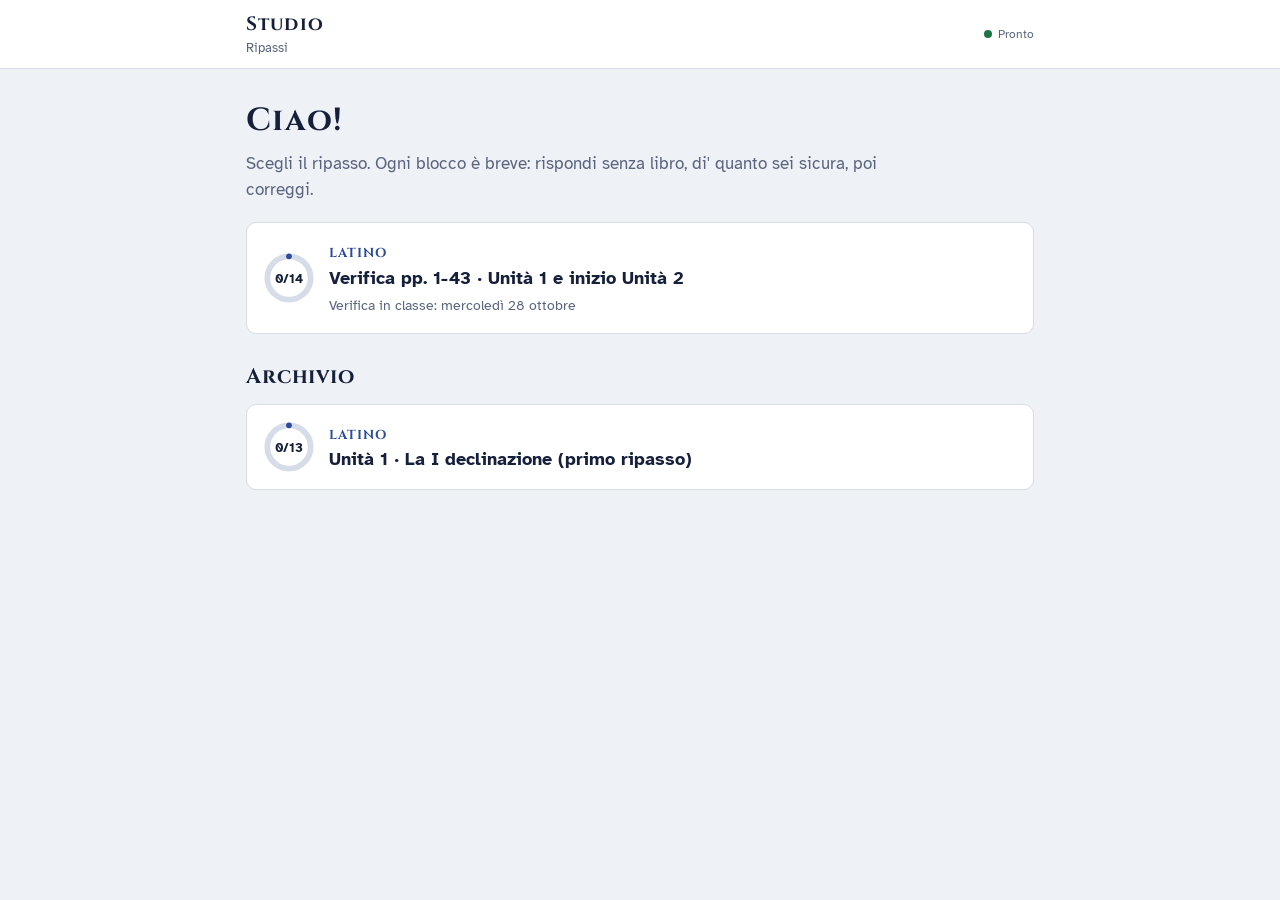
<file: index.html>
<!doctype html>
<html lang="it">
<head>
<meta charset="utf-8">
<meta name="viewport" content="width=device-width,initial-scale=1,viewport-fit=cover">
<title>Studio</title>
<meta name="theme-color" content="#2c4c9a">
<meta name="apple-mobile-web-app-capable" content="yes">
<meta name="mobile-web-app-capable" content="yes">
<meta name="apple-mobile-web-app-title" content="Studio">
<meta name="apple-mobile-web-app-status-bar-style" content="default">
<meta name="robots" content="noindex,nofollow">
<link rel="manifest" href="manifest.webmanifest">
<link rel="apple-touch-icon" href="icons/apple-touch-icon.png">
<link rel="icon" href="icons/icon-192.png">
<link rel="stylesheet" href="https://fonts.googleapis.com/css2?family=Cinzel:wght@500;700&family=Atkinson+Hyperlegible:ital,wght@0,400;0,700;1,400&display=swap">
<link rel="stylesheet" href="css/app.css">
</head>
<body>
<header class="top"><div class="wrap">
  <div class="brand">Studio <small>Ripassi</small></div>
  <div class="conn" id="sync"><i></i><span>Avvio…</span></div>
</div></header>
<main class="wrap" id="app"></main>
<script src="vendor/supabase.js"></script>
<script src="js/config.js"></script>
<script src="js/core.js"></script>
<script src="moduli/indice.js"></script>
<script src="js/studente.js"></script>
</body>
</html>
</file>
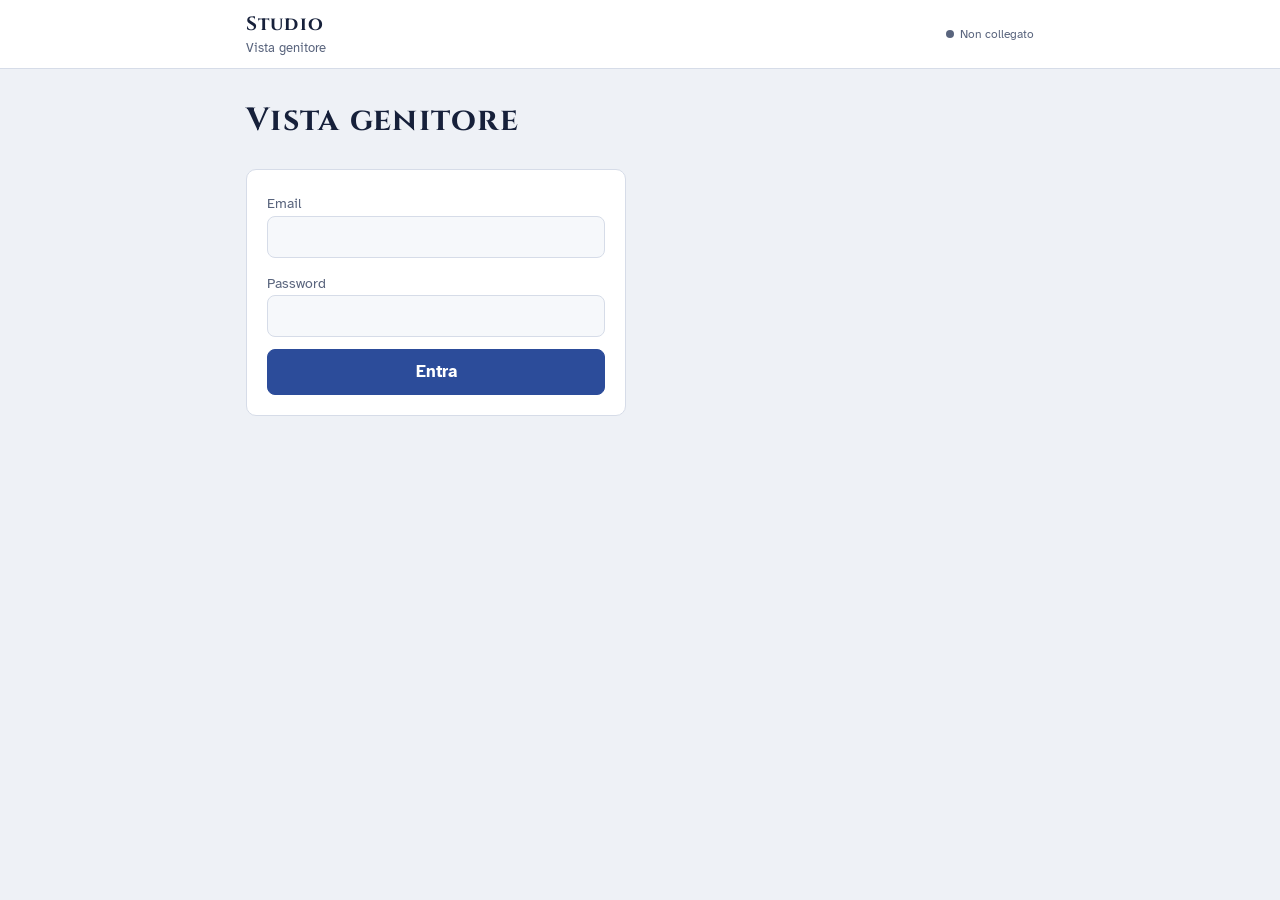
<file: papa.html>
<!doctype html>
<html lang="it">
<head>
<meta charset="utf-8">
<meta name="viewport" content="width=device-width,initial-scale=1,viewport-fit=cover">
<title>Studio · Genitore</title>
<meta name="theme-color" content="#2c4c9a">
<meta name="robots" content="noindex,nofollow">
<link rel="icon" href="icons/icon-192.png">
<link rel="stylesheet" href="https://fonts.googleapis.com/css2?family=Cinzel:wght@500;700&family=Atkinson+Hyperlegible:ital,wght@0,400;0,700;1,400&display=swap">
<link rel="stylesheet" href="css/app.css">
</head>
<body>
<header class="top"><div class="wrap">
  <div class="brand">Studio <small>Vista genitore</small></div>
  <div class="conn" id="conn"><i></i><span>Avvio…</span></div>
  <button type="button" class="btn" id="logout" hidden>Esci</button>
</div></header>
<main class="wrap" id="app"></main>
<script src="vendor/supabase.js"></script>
<script src="js/config.js"></script>
<script src="js/core.js"></script>
<script src="moduli/indice.js"></script>
<script src="js/papa.js"></script>
</body>
</html>
</file>
<file: css/app.css>
/* Layout: colonna unica da quaderno; in home le schede dei ripassi, nel modulo un blocco aperto alla volta */
:root{
  --bg:#eef1f6; --surface:#ffffff; --sunk:#f6f8fb; --ink:#16203a; --muted:#59647d; --line:#d6dce8;
  --accent:#2c4c9a; --accent-soft:#e3e9f7; --ending:#a35f12;
  --ok:#1d7447; --ok-soft:#e2f3e9; --ko:#b0261d; --ko-soft:#fbe7e5; --warn:#8f6400; --warn-soft:#fbf1d9;
  --display:"Cinzel", "Trajan Pro", Georgia, serif;
  --body:"Atkinson Hyperlegible", "Segoe UI", system-ui, sans-serif;
  --r:10px;
}
@media (prefers-color-scheme: dark){:root:not([data-theme="light"]){
  --bg:#0f1320; --surface:#171e30; --sunk:#131a2a; --ink:#e6eaf4; --muted:#9ba6bf; --line:#2a3452;
  --accent:#93b1ff; --accent-soft:#1e2a4a; --ending:#e3a85b;
  --ok:#62c993; --ok-soft:#14301f; --ko:#ff8f84; --ko-soft:#3a1714; --warn:#e8c063; --warn-soft:#352a0e; color-scheme:dark}}
:root[data-theme="dark"]{
  --bg:#0f1320; --surface:#171e30; --sunk:#131a2a; --ink:#e6eaf4; --muted:#9ba6bf; --line:#2a3452;
  --accent:#93b1ff; --accent-soft:#1e2a4a; --ending:#e3a85b;
  --ok:#62c993; --ok-soft:#14301f; --ko:#ff8f84; --ko-soft:#3a1714; --warn:#e8c063; --warn-soft:#352a0e; color-scheme:dark}
*{box-sizing:border-box}
html{-webkit-tap-highlight-color:transparent}
body{margin:0;background:var(--bg);color:var(--ink);font-family:var(--body);font-size:17px;line-height:1.5;-webkit-text-size-adjust:100%}
body::before{content:"";position:fixed;inset:0 0 auto;height:env(safe-area-inset-top,0px);z-index:10;background:var(--surface)}
.wrap{max-width:820px;margin:0 auto;padding-left:max(16px,env(safe-area-inset-left,0px));padding-right:max(16px,env(safe-area-inset-right,0px));padding-block:0 64px}
header.top{position:sticky;top:env(safe-area-inset-top,0px);z-index:5;background:var(--surface);border-bottom:1px solid var(--line)}
header.top .wrap{padding-block:10px;display:flex;flex-wrap:wrap;align-items:center;gap:10px 16px}
.brand{font-family:var(--display);font-weight:700;letter-spacing:.06em;font-size:19px;margin-right:auto}
.brand small{display:block;font-family:var(--body);font-weight:400;letter-spacing:0;font-size:13px;color:var(--muted)}
.seg{display:flex;background:var(--sunk);border:1px solid var(--line);border-radius:999px;padding:3px}
.seg button{border:0;background:none;color:var(--muted);font:inherit;font-size:15px;padding:7px 14px;border-radius:999px;cursor:pointer}
.seg button[aria-pressed="true"]{background:var(--accent);color:var(--surface);font-weight:700}
.conn{font-size:12px;color:var(--muted);display:flex;align-items:center;gap:6px}
.conn i{width:8px;height:8px;border-radius:50%;background:var(--muted);display:inline-block}
.conn.live i{background:var(--ok)}
h1{font-family:var(--display);font-weight:700;font-size:clamp(24px,4vw,32px);letter-spacing:.04em;margin:28px 0 6px;text-wrap:balance}
.lead{color:var(--muted);margin:0 0 20px;max-width:62ch}
button{font:inherit;color:inherit}
:focus-visible{outline:3px solid var(--accent);outline-offset:2px}

/* blocchi */
.block{scroll-margin-top:96px;background:var(--surface);border:1px solid var(--line);border-radius:var(--r);margin-bottom:12px;overflow:hidden}
.bhead{width:100%;display:flex;align-items:center;gap:12px;padding:14px 16px;background:none;border:0;text-align:left;cursor:pointer}
.bnum{font-family:var(--display);font-weight:700;color:var(--accent);min-width:2ch;font-size:20px}
.btitle{flex:1;min-width:0;font-weight:700}
.btitle span{display:block;font-weight:400;font-size:13px;color:var(--muted)}
.pill{font-size:12px;padding:3px 9px;border-radius:999px;border:1px solid var(--line);color:var(--muted);white-space:nowrap}
.pill.done{background:var(--ok-soft);color:var(--ok);border-color:transparent}
.pill.mid{background:var(--warn-soft);color:var(--warn);border-color:transparent}
.pill.bad{background:var(--ko-soft);color:var(--ko);border-color:transparent}
.pill.prog{background:var(--accent-soft);color:var(--accent);border-color:transparent}
.bbody{padding:4px 16px 18px;border-top:1px solid var(--line)}
.goal{background:var(--accent-soft);color:var(--ink);border-radius:8px;padding:10px 12px;margin:12px 0 4px;font-size:15px}
.tag{display:inline-block;font-size:11px;letter-spacing:.08em;text-transform:uppercase;font-weight:700;color:var(--accent);margin-right:6px}
.item{padding:14px 0;border-bottom:1px dashed var(--line)}
.item:last-of-type{border-bottom:0}
.q{margin:0 0 8px}
.q b{color:var(--accent)}
.opts{display:flex;flex-direction:column;gap:6px}
.opt{display:block;width:100%;text-align:left;border:1px solid var(--line);background:var(--sunk);padding:9px 12px;border-radius:8px;cursor:pointer}
.opt[aria-pressed="true"]{border-color:var(--accent);background:var(--accent-soft);font-weight:700}
.opt.ok{border-color:var(--ok);background:var(--ok-soft)}
.opt.ko{border-color:var(--ko);background:var(--ko-soft)}
.opts.cases{flex-direction:row;flex-wrap:wrap}
.opts.cases .opt{width:auto}
.why{font-size:14px;color:var(--muted);margin-top:8px;padding-left:10px;border-left:3px solid var(--line)}
.rows{display:grid;grid-template-columns:minmax(0,1fr) minmax(0,1fr);gap:8px 12px;align-items:center}
.rows label{font-size:15px}
input[type=text],select,textarea{font:inherit;font-size:16px;color:var(--ink);background:var(--sunk);border:1px solid var(--line);border-radius:8px;padding:8px 10px;width:100%;min-width:0}
textarea{min-height:64px;resize:vertical}
input.ok,select.ok,textarea.ok{border-color:var(--ok);background:var(--ok-soft)}
input.ko,select.ko{border-color:var(--ko);background:var(--ko-soft)}
.sol{display:block;font-size:13px;color:var(--ko);margin-top:2px}
.sol.okc{color:var(--ok)}
.gridtbl{width:100%;border-collapse:collapse}
.gridtbl th{font-size:13px;color:var(--muted);text-align:left;font-weight:700;padding:4px 6px}
.gridtbl td{padding:4px 6px;vertical-align:top}
.gridtbl td:first-child{font-weight:700;color:var(--muted);font-size:14px;width:3.5em}
.chips{display:flex;flex-wrap:wrap;gap:6px}
.chip{border:1px solid var(--line);background:var(--sunk);border-radius:999px;padding:6px 11px;font-size:14px;cursor:pointer}
.chip[aria-pressed="true"]{background:var(--accent);color:var(--surface);border-color:var(--accent)}
.chip.miss{border-color:var(--ko);border-style:dashed;color:var(--ko)}
.chip.wrong{background:var(--ko);border-color:var(--ko);color:var(--surface)}
.chip.right{background:var(--ok);border-color:var(--ok);color:var(--surface)}
.form{font-size:22px;font-style:italic;font-weight:700}
.latin{font-style:italic}
.foot{margin-top:16px;padding-top:14px;border-top:1px solid var(--line);display:flex;flex-direction:column;gap:12px}
.conf{display:flex;flex-wrap:wrap;gap:8px;align-items:center}
.conf p{margin:0;font-size:15px;width:100%}
.btn{border:1px solid var(--line);background:var(--sunk);padding:9px 14px;border-radius:8px;cursor:pointer}
.btn[aria-pressed="true"]{background:var(--accent-soft);border-color:var(--accent);font-weight:700}
.btn.primary{background:var(--accent);color:var(--surface);border-color:var(--accent);font-weight:700}
.btn:disabled{opacity:.45;cursor:not-allowed}
.btn.danger{color:var(--ko);border-color:var(--ko)}
.result{border-radius:8px;padding:12px 14px;font-weight:700}
.result.done{background:var(--ok-soft);color:var(--ok)}
.result.mid{background:var(--warn-soft);color:var(--warn)}
.result.bad{background:var(--ko-soft);color:var(--ko)}
.result small{display:block;font-weight:400;color:var(--ink);margin-top:4px}

/* flashcard */
.card{border:1px solid var(--line);background:var(--sunk);border-radius:12px;padding:22px 16px;text-align:center;min-height:170px;display:flex;flex-direction:column;justify-content:center;gap:10px}
.card .front{font-size:28px;font-style:italic;font-weight:700}
.card .back{font-size:20px;color:var(--accent)}
.card .hint{font-size:13px;color:var(--muted)}
.cardbar{display:flex;flex-wrap:wrap;gap:8px;justify-content:center;margin-top:12px}
.meter{height:8px;background:var(--sunk);border:1px solid var(--line);border-radius:99px;overflow:hidden;margin-top:10px}
.meter i{display:block;height:100%;background:var(--ok)}

/* schede */
.sheet{background:var(--surface);border:1px solid var(--line);border-radius:var(--r);padding:16px;margin-bottom:14px}
.sheet h2{font-family:var(--display);font-size:20px;letter-spacing:.04em;margin:0 0 10px;color:var(--accent)}
.sheet h3{font-size:15px;margin:14px 0 6px}
.sheet p,.sheet li{max-width:68ch}
.sheet ul{padding-left:20px;margin:6px 0}
.scroll{overflow-x:auto}
table.t{border-collapse:collapse;width:100%;font-size:15px;font-variant-numeric:tabular-nums}
table.t th{text-align:left;font-size:13px;color:var(--muted);border-bottom:2px solid var(--line);padding:6px 8px}
table.t td{border-bottom:1px solid var(--line);padding:6px 8px;vertical-align:top}
.e{color:var(--ending);font-weight:700;font-style:normal}
.lex{columns:2 220px;column-gap:24px;font-size:15px}
.lex div{break-inside:avoid;padding:2px 0}
.say{background:var(--warn-soft);border-radius:8px;padding:10px 12px;font-size:15px;margin-top:10px}

/* genitore */
.sum{display:grid;grid-template-columns:repeat(auto-fit,minmax(150px,1fr));gap:10px;margin-bottom:18px}
.stat{background:var(--surface);border:1px solid var(--line);border-radius:var(--r);padding:12px}
.stat b{display:block;font-size:26px;font-variant-numeric:tabular-nums}
.stat span{font-size:13px;color:var(--muted)}
.prow{background:var(--surface);border:1px solid var(--line);border-radius:var(--r);margin-bottom:8px}
.prow summary{list-style:none;cursor:pointer;padding:12px 14px;display:flex;flex-wrap:wrap;align-items:center;gap:8px}
.prow summary::-webkit-details-marker{display:none}
.prow summary .btitle{min-width:12em}
.flag{font-size:12px;font-weight:700;padding:3px 9px;border-radius:999px;background:var(--warn-soft);color:var(--warn)}
.det{padding:0 14px 12px;font-size:14px}
.det table{width:100%;border-collapse:collapse}
.det td{border-top:1px solid var(--line);padding:6px 4px;vertical-align:top}
.det td.mk{width:2em;text-align:center;font-weight:700}
.mk.y{color:var(--ok)} .mk.n{color:var(--ko)} .mk.u{color:var(--muted)}
.oral{background:var(--surface);border:1px solid var(--line);border-radius:var(--r);padding:12px 14px;margin-bottom:8px}
.oral p{margin:0 0 6px;font-weight:700}
.oral .ans{font-size:14px;color:var(--muted);margin-bottom:8px}
.oral .ans[hidden]{display:none}
.row{display:flex;flex-wrap:wrap;gap:8px;align-items:center}
h2.sec{font-family:var(--display);letter-spacing:.04em;font-size:21px;margin:28px 0 10px}
.note{font-size:14px;color:var(--muted)}
@media (max-width:520px){.rows{grid-template-columns:1fr}.rows label{margin-top:6px}}
@media (prefers-reduced-motion:reduce){*{transition:none!important}}

/* home */
.mods{display:grid;gap:12px}
.mod{display:flex;align-items:center;gap:14px;width:100%;text-align:left;background:var(--surface);border:1px solid var(--line);border-radius:var(--r);padding:16px;cursor:pointer;color:inherit;text-decoration:none}
.mod .mat{font-family:var(--display);font-weight:700;color:var(--accent);font-size:13px;letter-spacing:.08em;text-transform:uppercase}
.mod .tit{font-weight:700;font-size:18px}
.mod .meta{font-size:14px;color:var(--muted)}
.mod .grow{flex:1;min-width:0}
.ring{width:52px;height:52px;flex:none}
.back{background:none;border:0;color:var(--accent);font:inherit;font-weight:700;cursor:pointer;padding:6px 0}
.tabs{display:flex;gap:8px;margin:6px 0 14px}
.login{max-width:380px;background:var(--surface);border:1px solid var(--line);border-radius:var(--r);padding:20px;display:grid;gap:12px;margin-top:24px}
.login label{font-size:14px;color:var(--muted)}
.err{color:var(--ko);font-size:14px}
.modsel{display:flex;flex-wrap:wrap;gap:8px;margin:8px 0 6px}
</file>
